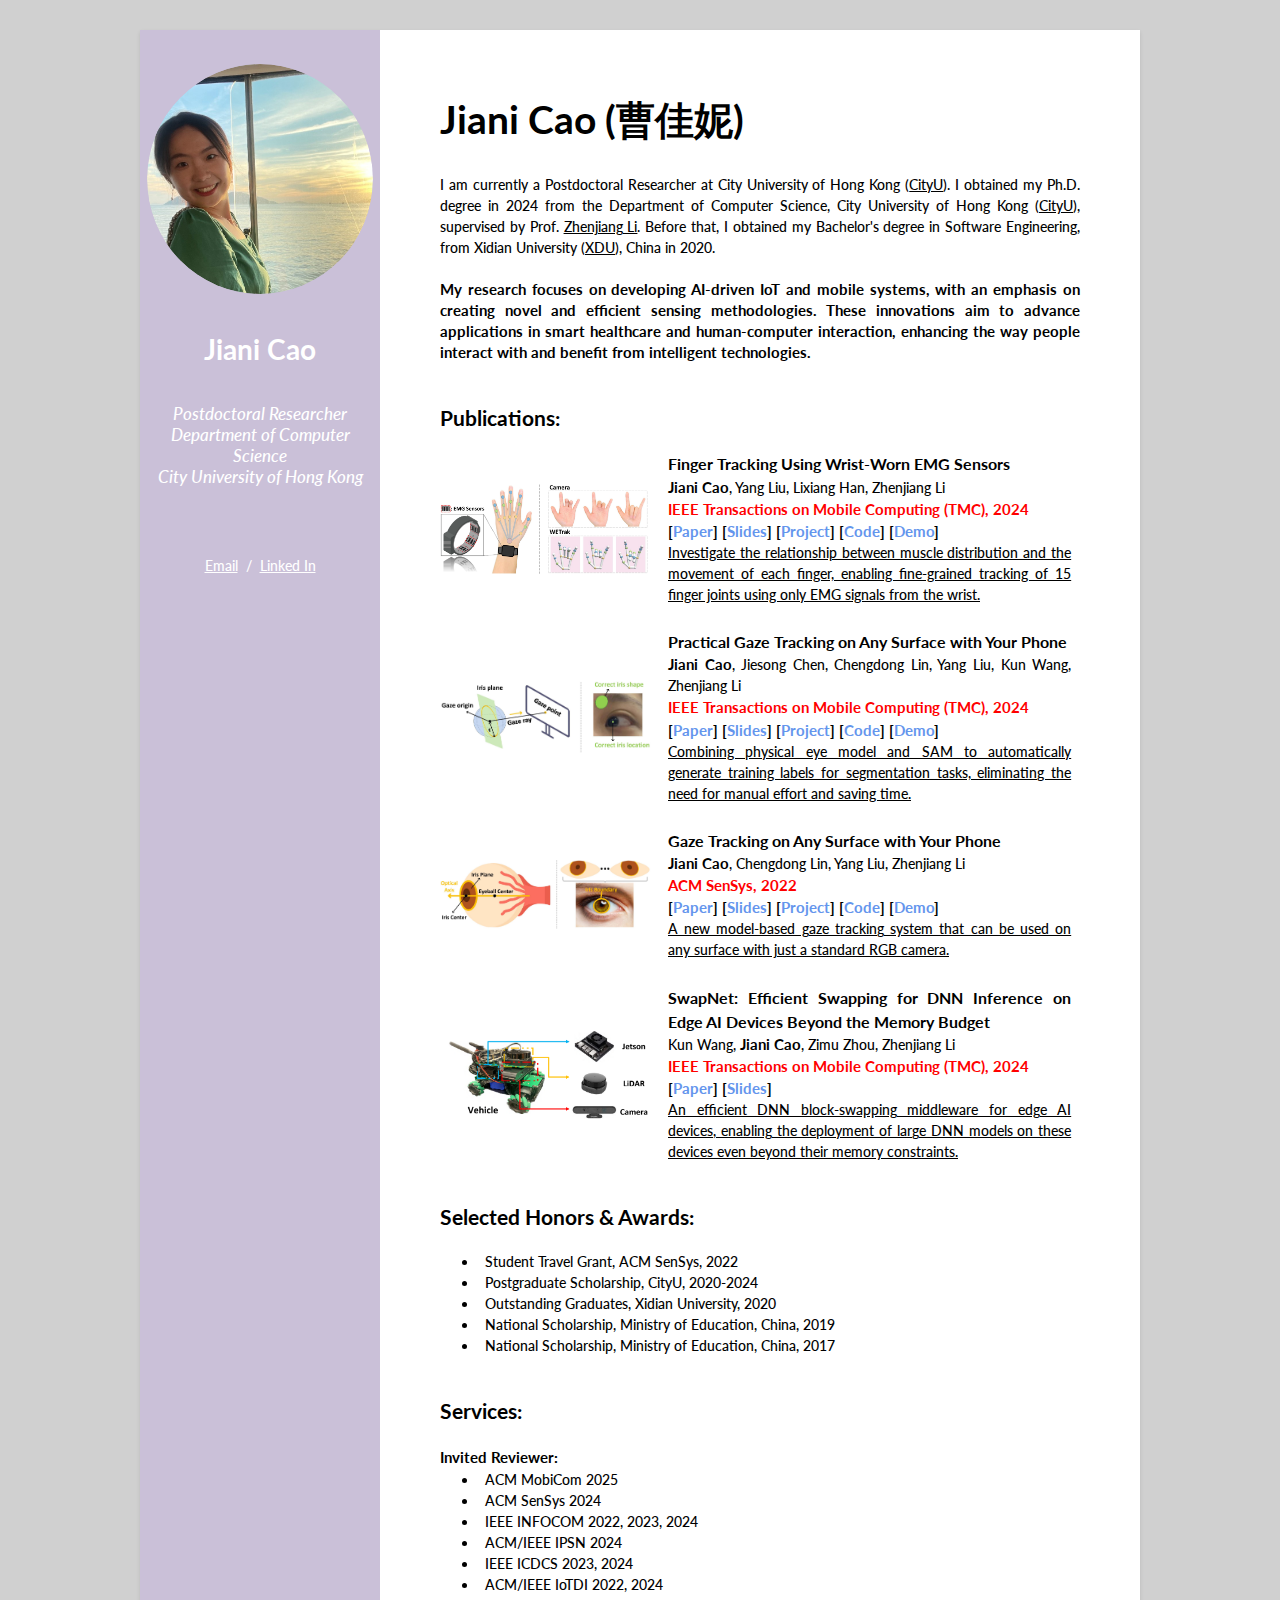
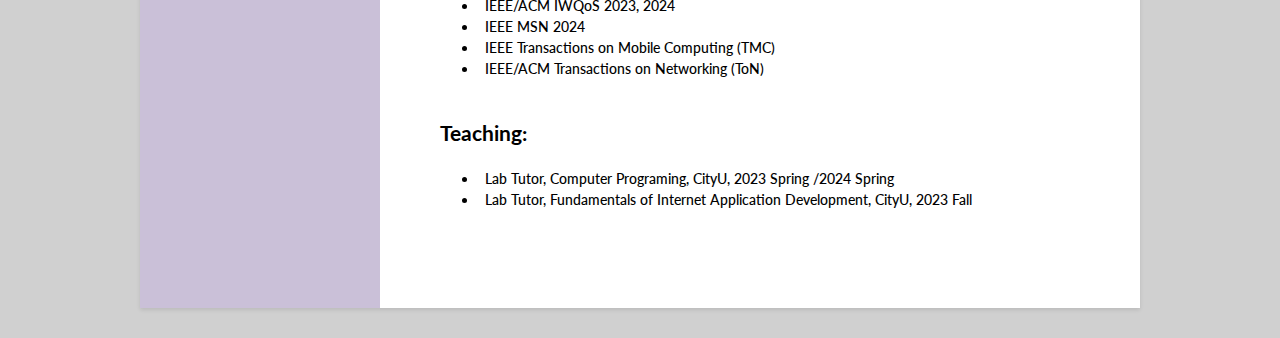
<file: index.html>
<!DOCTYPE HTML>

<html>
	<head>
		<title>Jiani Cao's Personal Website</title>
		<meta charset="utf-8" />
		<meta name="viewport" content="width=device-width, initial-scale=1.0">
		<meta name="google-site-verification" content="zQBEl9vhQBPIbDkAedMSy37DRsUsaaT6oVu3asthoh4" />
		<link rel="stylesheet" href="assets/css/main.css" />
	</head>

	<body>
		<div id="wrapper_all">

			<!-- Header -->
			<div id="header">
				<header>
					<span class="image avatar"><img src="images/jiani.jpg" alt="" /></span>
					<h1 id="logo">Jiani Cao</h1>
					<p>Postdoctoral Researcher<br />
					Department of Computer Science<br />
					City University of Hong Kong</p>
					<a href="mailto:jncao2-c@my.cityu.edu.hk"> <u>Email</u></a> &nbsp/&nbsp
					<a href="https://www.linkedin.com/in/jiani-cao-367a82183/"><u>Linked In</u></
				</header>
			</div>

			<!-- Wrapper -->
			<div id="wrapper">

				<!-- One -->
				<section id="one">
					<div class="container">
						<header class="major">
							<h2>Jiani Cao (曹佳妮)</h2>
						</header>

						<p>I am currently a Postdoctoral Researcher at City University of Hong Kong (<a href="https://www.cityu.edu.hk/"><u>CityU</u></a>). I obtained my Ph.D. degree in 2024 from the Department of Computer Science, City University of Hong Kong (<a href="https://www.cityu.edu.hk/"><u>CityU</u></a>), supervised by Prof. <a href="https://www.cs.cityu.edu.hk/~zhenjili/"><u>Zhenjiang Li</u></a>. Before that, I obtained my Bachelor's degree in Software Engineering, from Xidian University (<a href="https://en.xidian.edu.cn/"><u>XDU</u></a>), China in 2020.</p><br>

						<p><b> My research focuses on developing AI-driven IoT and mobile systems, with an emphasis on creating novel and efficient sensing methodologies. These innovations aim to advance applications in smart healthcare and human-computer interaction, enhancing the way people interact with and benefit from intelligent technologies.</b></p>
					</div>
				</section>


				<!-- Two -->
				<section id="two">
					<div class="container">
						<h3>Publications:</h3>
						<div class="features">

							<article>
								<a href="#" class="image"><img src="images/hand.jpg" alt="" /></a>
								<div class="inner">
									<h4>Finger Tracking Using Wrist-Worn EMG Sensors</h4>
									<p><b>Jiani Cao</b>, Yang Liu, Lixiang Han, Zhenjiang Li</p>
									<h5><font color=#FF0000>IEEE Transactions on Mobile Computing (TMC), 2024</font></h5>
									<a href="https://ieeexplore.ieee.org/document/10623717"><b>[<font color=#6495ED>Paper</font>]</b></a>
									<a href="slides/2024-TMC-WETrak-slides.pdf"><b>[<font color=#6495ED>Slides</font>]</b></a>
									<a href="WETrak.html"><b>[<font color=#6495ED>Project</font>]</b></a>
									<a href="https://github.com/Jiani-CAO/WETrak"><b>[<font color=#6495ED>Code</font>]</b></a>
									<a href="https://www.youtube.com/watch?v=9CdIGp4eFiA"><b>[<font color=#6495ED>Demo</font>]</b></a>
									<p><u>Investigate the relationship between muscle distribution and the movement of each finger, enabling fine-grained tracking of 15 finger joints using only EMG signals from the wrist.</u></p>
								</div>
							</article>

							<article>
								<a href="#" class="image"><img src="images/practical.jpg" alt="" /></a>
								<div class="inner">
									<h4>Practical Gaze Tracking on Any Surface with Your Phone</h4>
									<p><b>Jiani Cao</b>, Jiesong Chen, Chengdong Lin, Yang Liu, Kun Wang, Zhenjiang Li</p>
									<h5><font color=#FF0000>IEEE Transactions on Mobile Computing (TMC), 2024</font></h5>
									<a href="https://ieeexplore.ieee.org/abstract/document/10638728"><b>[<font color=#6495ED>Paper</font>]</b></a>
									<a href="slides/2024-TMC-ASGaze-slides.pdf"><b>[<font color=#6495ED>Slides</font>]</b></a>
									<a href="https://asgaze.github.io/"><b>[<font color=#6495ED>Project</font>]</b></a>
									<a href="https://github.com/Jiani-CAO/ASGaze"><b>[<font color=#6495ED>Code</font>]</b></a>
									<a href="https://www.youtube.com/watch?v=_4NIigLkK0k"><b>[<font color=#6495ED>Demo</font>]</b></a>
									<p><u>Combining physical eye model and SAM to automatically generate training labels for segmentation tasks, eliminating the need for manual effort and saving time.</u></p>
								</div>
							</article>

							<article>
								<a href="#" class="image"><img src="images/gaze.jpg" alt="" /></a>
								<div class="inner">
									<h4>Gaze Tracking on Any Surface with Your Phone</h4>
									<p><b>Jiani Cao</b>, Chengdong Lin, Yang Liu, Zhenjiang Li</p>
									<h5><font color=#FF0000>ACM SenSys, 2022</font></h5>
									<a href="https://dl.acm.org/doi/10.1145/3560905.3568544"><b>[<font color=#6495ED>Paper</font>]</b></a>
									<a href="slides/2022-SenSys-ASGaze-slides.pdf"><b>[<font color=#6495ED>Slides</font>]</b></a>
									<a href="https://asgaze.github.io/"><b>[<font color=#6495ED>Project</font>]</b></a>
									<a href="https://github.com/Jiani-CAO/ASGaze"><b>[<font color=#6495ED>Code</font>]</b></a>
									<a href="https://www.youtube.com/watch?v=_4NIigLkK0k"><b>[<font color=#6495ED>Demo</font>]</b></a>
									<p><u>A new model-based gaze tracking system that can be used on any surface with just a standard RGB camera.</u></p>
								</div>
							</article>

							<article>
								<a href="#" class="image"><img src="images/SwapNet.jpg" alt="" /></a>
								<div class="inner">
									<h4>SwapNet: Efficient Swapping for DNN Inference on Edge AI Devices Beyond the Memory Budget</h4>
									<p>Kun Wang, <b>Jiani Cao</b>, Zimu Zhou, Zhenjiang Li</p>
									<h5><font color=#FF0000>IEEE Transactions on Mobile Computing (TMC), 2024</font></h5>
									<a href="https://ieeexplore.ieee.org/abstract/document/10403957"><b>[<font color=#6495ED>Paper</font>]</b></a>
									<a href="slides/2024-TMC-SwapNet-slides.pdf"><b>[<font color=#6495ED>Slides</font>]</b></a>
									<p><u>An efficient DNN block-swapping middleware for edge AI devices, enabling the deployment of large DNN models on these devices even beyond their memory constraints.</u></p>
								</div>
							</article>

						</div>
					</div>
				</section>

				<!-- Three -->
				<section id="three">
					<div class="container">
						<h3>Selected Honors & Awards:</h3>
						<ul class="icons-ul">
							<li> Student Travel Grant, ACM SenSys, 2022 </li>
							<li> Postgraduate Scholarship, CityU, 2020-2024 </li>
							<li> Outstanding Graduates, Xidian University, 2020 </li>
							<li> National Scholarship, Ministry of Education, China, 2019 </li>
							<li> National Scholarship, Ministry of Education, China, 2017 </li>
						</ul>
					</div>
				</section>

				<!-- Four -->
				<section id="four">
					<div class="container">
						<h3>Services:</h3>
						<h5>Invited Reviewer:</h5>
						<ul class="icons-ul">
							<li><i class="icon-li icon-ok"></i>ACM MobiCom 2025</li>
							<li><i class="icon-li icon-ok"></i>ACM SenSys 2024</li>
							<li><i class="icon-li icon-ok"></i>IEEE INFOCOM 2022, 2023, 2024</li>
							<li><i class="icon-li icon-ok"></i>ACM/IEEE IPSN 2024</li>
							<li><i class="icon-li icon-ok"></i>IEEE ICDCS 2023, 2024</li>
							<li><i class="icon-li icon-ok"></i>ACM/IEEE IoTDI 2022, 2024</li>
							<li><i class="icon-li icon-ok"></i>IEEE/ACM IWQoS 2023, 2024</li>
							<li><i class="icon-li icon-ok"></i>IEEE MSN 2024</li>
							<li><i class="icon-li icon-ok"></i>IEEE Transactions on Mobile Computing (TMC)</li>
							<li><i class="icon-li icon-ok"></i>IEEE/ACM Transactions on Networking (ToN)</li>
						</ul>
					</div>
				</section>

				<!-- Five -->
				<section id="five">
					<div class="container">
						<h3>Teaching:</h3>
						<ul class="icons-ul">
							<li> Lab Tutor, Computer Programing, CityU, 2023 Spring /2024 Spring </li>
                  			<li> Lab Tutor, Fundamentals of Internet Application Development, CityU, 2023 Fall </li>  
						</ul>
					</div>
				</section>
				
			</div>
		
		</div>

	</body>
</html>
</file>
<file: assets/css/main.css>
@import url("font-awesome.min.css");
@import url("http://fonts.googleapis.com/css?family=Lato:400,400italic,700,700italic|Source+Code+Pro:400");

/* Reset */
	html, body, div, span, applet, object, iframe, h1, h2, h3, h4, h5, h6, p, blockquote, pre, a, abbr, acronym, address, big, cite, code, del, dfn, em, img, ins, kbd, q, s, samp, small, strike, strong, sub, sup, tt, var, b, u, i, center, dl, dt, dd, ol, ul, li, fieldset, form, label, legend, table, caption, tbody, tfoot, thead, tr, th, td, article, aside, canvas, details, embed, figure, figcaption, footer, header, hgroup, menu, nav, output, ruby, section, summary, time, mark, audio, video {
		margin: 0;
		padding: 0;
		border: 0;
		font-size: 100%;
		font: inherit;
		vertical-align: baseline;
	}

	article, aside, details, figcaption, figure, footer, header, hgroup, menu, nav, section {
		display: block;
	}

	body {
		line-height: 1;
	}

	ol, ul {
		list-style: none;
	}

	blockquote, q {
		quotes: none;
	}

	blockquote:before, blockquote:after, q:before, q:after {
		content: '';
		content: none;
	}

	table {
		border-collapse: collapse;
		border-spacing: 0;
	}

	body {
		-webkit-text-size-adjust: none;
	}

/* Box Model */
	*, *:before, *:after {
		-moz-box-sizing: border-box;
		-webkit-box-sizing: border-box;
		box-sizing: border-box;
	}

/* Basic */
	body {
		background: #D0D0D0;
		text-align: justify;
	}

	body, input, select, textarea {
		color: #000000;
		font-family: "Lato", sans-serif;
		font-size: 14px;
		font-weight: 500;
		line-height: 150%;
	}

	a {
		-moz-transition: color 0.2s ease-in-out, border-color 0.2s ease-in-out;
		-webkit-transition: color 0.2s ease-in-out, border-color 0.2s ease-in-out;
		-ms-transition: color 0.2s ease-in-out, border-color 0.2s ease-in-out;
		transition: color 0.2s ease-in-out, border-color 0.2s ease-in-out;
		border-bottom: solid 0px #e4e4e4;
		color: inherit;
		text-decoration: none;
	}

	strong, b {
		font-size: 110%;
		color: #000000;
		font-weight: 700;
	}

	strong, i {
		font-style: italic;
	}

	h1 {
		font-size: 200%;
		line-height: 150%;
		color: #FFFFFF;
		font-weight: 700;
		margin: 15% auto 15% auto;
	}

	h2 {
		font-size: 280%;
		line-height: 150%;
		color: #000000;
		font-weight: 700;
		margin-bottom: 4%;
	}

	h3 {
		font-size: 150%;
		line-height: 150%;
		color: #000000;
		font-weight: 700;
		margin-bottom: 3%;
	}

	h4 {
		font-size: 115%;
		line-height: 150%;
		color: #000000;
		font-weight: 700;
		margin-bottom: 0%;
	}

	h5 {
		font-size: 110%;
		line-height: 150%;
		color: #000000;
		font-weight: 700;
		margin-bottom: 0%;
	}

/* wrapper_all */	
	#wrapper_all {
		max-width: 1000px;
		margin: 0 auto;
		margin-top: 30px;
		margin-bottom: 30px;
		position: relative;
		-webkit-box-shadow: 0px 2px 4px rgba(0, 0, 0, 0.1);
		-moz-box-shadow: 0px 2px 4px rgba(0, 0, 0, 0.1);
		box-shadow: 0px 2px 4px rgba(0, 0, 0, 0.1);
	  }

/* Header */
	#header {
		display: -moz-flex;
		display: -webkit-flex;
		display: -ms-flex;
		display: flex;
		-moz-flex-direction: column;
		-webkit-flex-direction: column;
		-ms-flex-direction: column;
		flex-direction: column;
		-moz-justify-content: space-between;
		-webkit-justify-content: space-between;
		-ms-justify-content: space-between;
		justify-content: space-between;
		background: #CAC0D8;
		overflow-y: auto;
		text-align: center;
		position: absolute;
		left: 0;
		width: 24%;
		height: 100%;
		color: #fff;
	}

		#header > header {
			-moz-flex-shrink: 0;
			-webkit-flex-shrink: 0;
			-ms-flex-shrink: 0;
			flex-shrink: 0;
			margin-left: 3%;
			margin-right: 3%;
		}

			#header > header .avatar {
				display: block;
				margin: 15% auto 15% auto;
				width: 100%;
			}

			#header > header p {
				font-size: 120%;
				color: #ffffff;
				font-style: italic;
				margin: 0% 0 30% 0;
			}

		#header > nav {
			-moz-flex-grow: 1;
			-webkit-flex-grow: 1;
			-ms-flex-grow: 1;
			flex-grow: 1;
		}

			#header > nav ul {
				list-style: none;
				margin: 0 0 0 -8%;
				padding: 0;
			}

				#header > nav ul li {
					border-top: solid 2px #5ccfb0;
					display: block;
					padding: 0;
				}

					#header > nav ul li a {
						-moz-transition: none;
						-webkit-transition: none;
						-ms-transition: none;
						transition: none;
						border: 0;
						color: #ffffff !important;
						display: block;
						padding: 4% 0% 4% 0%;
						text-decoration: none;
						font-size: 120%;
					}

						#header > nav ul li a.active {
							background: #fff;
							color: #4acaa8 !important;
						}

					#header > nav ul li:first-child {
						border-top: 0;
					}

/* Wrapper */
	#wrapper {
		background: #fff;
		padding: 6%;
		padding-left: 30%;
	}

		#wrapper > section {
			border-top: solid 0px #f4f4f4;
		}

			#wrapper > section > .container {
				margin-top: 0%;
				margin-bottom: 6%;
				margin-left: 0%;
				margin-right: 0%;
				width: 100%;
			}

			#wrapper > section:first-child {
				border-top: 0;
			}

/* Image */
	.image {
		border-radius: 0;
		border: 0;
		display: inline-block;
		position: relative;
	}

		.image.avatar {
			border-radius: 100%;
			overflow: hidden;
		}

			.image.avatar img {
				border-radius: 100%;
				display: block;
				width: 100%;
			}

/* List */
	ul {
		list-style: disc;
	}

		ul li {
			margin: 0 0 0 6%;
			padding-left: 1%;
		}

		ul.feature-icons {
			list-style: none;
			padding-left: 0;
		}

			ul.feature-icons li {
				text-decoration: none;
				display: inline-block;
				margin: 0 0% 2% 0%;
				padding: 0 0 0 0;
				position: relative;
				vertical-align: top;
				width: 100%;
			}

				ul.feature-icons li:before {
					font-family: FontAwesome;
					font-style: normal;
					font-weight: normal;
					text-transform: none !important;
					margin-right: 2%;
					display: inline-block;
					color: #4acaa8;
				}

/* Features */
	.features article {
		border-top: solid 0px #f4f4f4;
		margin-bottom: 4%;
	}

		.features article:first-child {
			border-top: 0;
			padding-top: 0;
		}

		.features article .image {
			display: inline-block;
			padding-right: 2%;
			vertical-align: middle;
			width: 35%;
		}

			.features article .image img {
				display: block;
				width: 100%;
			}

		.features article .inner {
			display: inline-block;
			vertical-align: middle;
			width: 63%;
		}

			.features article .inner > :last-child {
				margin-bottom: 0;
			}

#titleBar {
	display: none;
}

@media (max-width: 767.98px) {
	body {
		font-size: 8px;
	}
}
</file>
